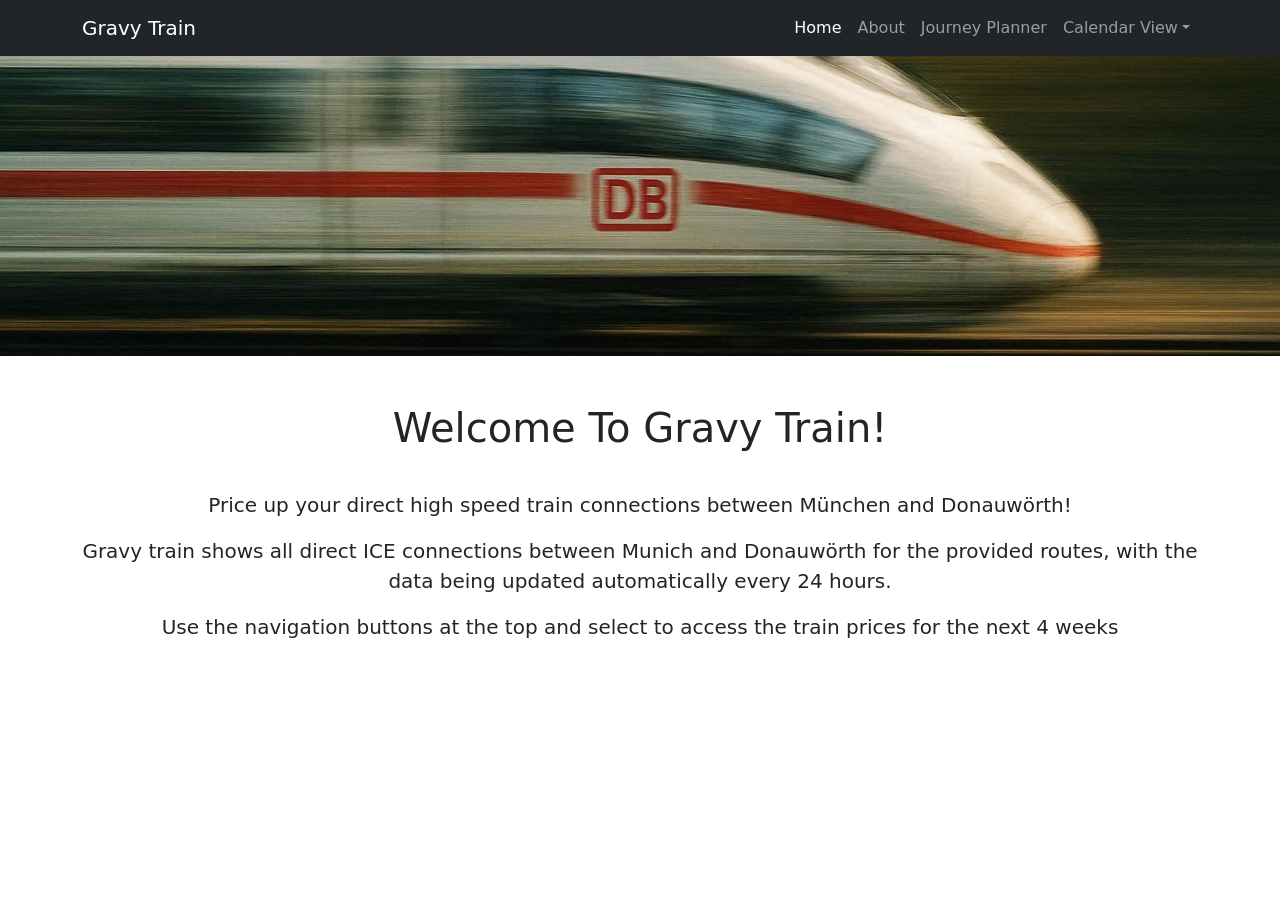
<file: docs/index.html>
<!DOCTYPE html>
<html lang="en">
  <head>

    <meta http-equiv="content-type" content="text/html; charset=UTF-8">
    <meta charset="utf-8">
    <meta name="viewport" content="width=device-width, initial-scale=1,
      shrink-to-fit=no">
    <meta name="description" content="">
    <meta name="author" content="">
    <title>Gravy Train Home</title>
    <!-- Favicon-->
    <link rel="icon" type="image/x-icon" href="assets/favicon.ico">
    <!-- Core theme CSS (includes Bootstrap)-->
    <link href="css/styles.css" rel="stylesheet">
  </head>
  <body>
    <!-- Responsive navbar-->
    <nav class="navbar navbar-expand-lg navbar-dark bg-dark">
      <div class="container"> <a class="navbar-brand" href="index.html">Gravy
          Train</a> <button class="navbar-toggler" type="button"
          data-bs-toggle="collapse"
          data-bs-target="#navbarSupportedContent"
          aria-controls="navbarSupportedContent" aria-expanded="false"
          aria-label="Toggle navigation"><span
            class="navbar-toggler-icon"></span></button>
        <div class="collapse navbar-collapse"
          id="navbarSupportedContent">
          <ul class="navbar-nav ms-auto mb-2 mb-lg-0">
            <li class="nav-item"><a class="nav-link active"
                aria-current="page" href="index.html">Home</a></li>
            <li class="nav-item"><a class="nav-link" href="about.html">About <br>
              </a></li>
            <li class="nav-item"><a class="nav-link" href="planner.html">Journey Planner <br>
              </a></li>
            <li class="nav-item dropdown"> <a class="nav-link
                dropdown-toggle" id="navbarDropdown" href="#"
                role="button" data-bs-toggle="dropdown"
                aria-expanded="false">Calendar View</a>
              <ul class="dropdown-menu dropdown-menu-end"
                aria-labelledby="navbarDropdown">
                <li><a class="dropdown-item" href="Routes/hbf-don.html">München Hbf -> Donauwörth</a></li>
                <li><a class="dropdown-item" href="Routes/pasing-don.html">München Pasing -> Donauwörth</a></li>
                <li><a class="dropdown-item" href="Routes/don-hbf.html">Donauwörth -> München Hbf</a></li>
                <li><a class="dropdown-item" href="Routes/don-pasing.html">Donauwörth -> München Pasing</a></li>
              </ul>
            </li>
          </ul>
        </div>
      </div>
    </nav>
    <!-- Banner -->
      <div class="hero-banner">
      <div class="hero-text">
      <!-- Optional text over the image -->
      <!-- <h1>Welcome To Gravy Train</h1> -->
  </div>
</div>

    <!-- Page content-->
    <div class="container">
      <div class="text-center mt-5">
        <h1>Welcome To Gravy Train!<br>
        </h1>
        <p class="lead"><br>
          Price up your direct high speed train connections between
          München and Donauwörth!<br>
        </p>
        <p class="lead">Gravy train shows all direct ICE connections between Munich and Donauwörth for the provided routes,
          with the data being updated automatically every 24 hours.<br>
        </p>
        <p class="lead">Use the navigation buttons at the top and select to access the train
          prices for the next 4 weeks<br>
        </p>
      </div>
    </div>
    <!-- Bootstrap core JS-->
    <script src="https://cdn.jsdelivr.net/npm/bootstrap@5.2.3/dist/js/bootstrap.bundle.min.js"></script>
    <!-- Core theme JS-->
    <script src="js/scripts.js"></script>
  </body>
</html>
</file>
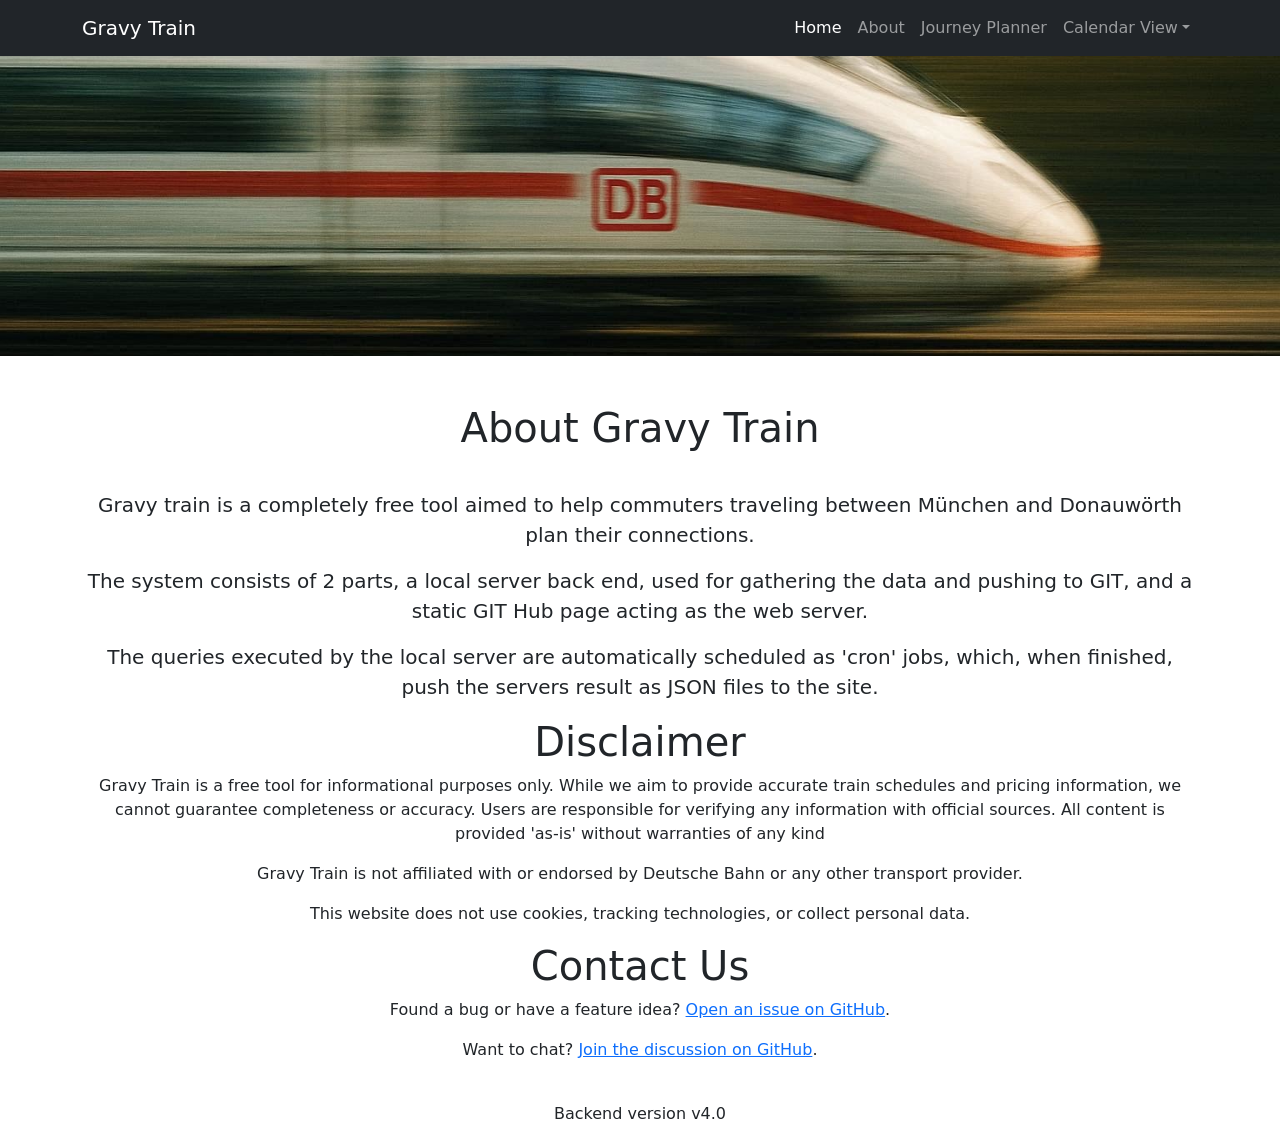
<file: docs/about.html>
<!DOCTYPE html>
<html lang="en">
  <head>

    <meta http-equiv="content-type" content="text/html; charset=UTF-8">
    <meta charset="utf-8">
    <meta name="viewport" content="width=device-width, initial-scale=1,
      shrink-to-fit=no">
    <meta name="description" content="">
    <meta name="author" content="">
    <title>About Gravy Train</title>
    <!-- Favicon-->
    <link rel="icon" type="image/x-icon" href="assets/favicon.ico">
    <!-- Core theme CSS (includes Bootstrap)-->
    <link href="css/styles.css" rel="stylesheet">
  </head>
  <body>
    <!-- Responsive navbar-->
    <nav class="navbar navbar-expand-lg navbar-dark bg-dark">
      <div class="container"> <a class="navbar-brand" href="index.html">Gravy
          Train</a> <button class="navbar-toggler" type="button"
          data-bs-toggle="collapse"
          data-bs-target="#navbarSupportedContent"
          aria-controls="navbarSupportedContent" aria-expanded="false"
          aria-label="Toggle navigation"><span
            class="navbar-toggler-icon"></span></button>
        <div class="collapse navbar-collapse"
          id="navbarSupportedContent">
          <ul class="navbar-nav ms-auto mb-2 mb-lg-0">
            <li class="nav-item"><a class="nav-link active"
                aria-current="page" href="index.html">Home</a></li>
            <li class="nav-item"><a class="nav-link" href="about.html">About <br>
              </a></li>
            <li class="nav-item"><a class="nav-link" href="planner.html">Journey Planner <br>
              </a></li>
            <li class="nav-item dropdown"> <a class="nav-link
                dropdown-toggle" id="navbarDropdown" href="#"
                role="button" data-bs-toggle="dropdown"
                aria-expanded="false">Calendar View</a>
              <ul class="dropdown-menu dropdown-menu-end"
                aria-labelledby="navbarDropdown">
                <li><a class="dropdown-item" href="Routes/hbf-don.html">München Hbf -> Donauwörth</a></li>
                <li><a class="dropdown-item" href="Routes/pasing-don.html">München Pasing -> Donauwörth</a></li>
                <li><a class="dropdown-item" href="Routes/don-hbf.html">Donauwörth -> München Hbf</a></li>
                <li><a class="dropdown-item" href="Routes/don-pasing.html">Donauwörth -> München Pasing</a></li>
              </ul>
            </li>
          </ul>
        </div>
      </div>
    </nav>
    <!-- Banner -->
      <div class="hero-banner">
      <div class="hero-text">
      <!-- Optional text over the image -->
      <!-- <h1>Welcome To Gravy Train</h1> -->
  </div>
</div>

    <!-- Page content-->
    <div class="container">
      <div class="text-center mt-5">
        <h1>About Gravy Train<br>
        </h1>
        <p class="lead"><br>
          Gravy train is a completely free tool aimed to help commuters traveling between München and Donauwörth plan their connections.<br>
        </p>
        <p class="lead">The system consists of 2 parts, a local server back end, used for gathering the data and pushing to GIT, and a static 
          GIT Hub page acting as the web server.<br>
        <p class="lead">The queries executed by the local server are automatically scheduled as 'cron' jobs, which, when finished, 
          push the servers result as JSON files to the site.<br>
        </p>
        <h1>Disclaimer<br>
        </h1>
        <p>Gravy Train is a free tool for informational purposes only. 
          While we aim to provide accurate train schedules and pricing information, we cannot guarantee completeness or accuracy. 
          Users are responsible for verifying any information with official sources. 
          All content is provided 'as-is' without warranties of any kind<br>
        </p>
        <p>Gravy Train is not affiliated with or endorsed by Deutsche Bahn or any other transport provider.<br>
        </p>
        <p>This website does not use cookies, tracking technologies, or collect personal data.<br>
        </p>
        <h1>Contact Us<br>
        </h1>
        <p> Found a bug or have a feature idea? 
        <a href="https://github.com/danwhitehead90/Gravy-Train/issues" target="_blank"> Open an issue on GitHub</a>.
        </p>
        <p> Want to chat? 
        <a href="https://github.com/danwhitehead90/Gravy-Train/discussions" target="_blank"> Join the discussion on GitHub</a>.
        </p>
        
        <p><br>
          Backend version v4.0<br>
        </p>
      </div>
    </div>
    <!-- Bootstrap core JS-->
    <script src="https://cdn.jsdelivr.net/npm/bootstrap@5.2.3/dist/js/bootstrap.bundle.min.js"></script>
    <!-- Core theme JS-->
    <script src="js/scripts.js"></script>
  </body>
</html>
</file>
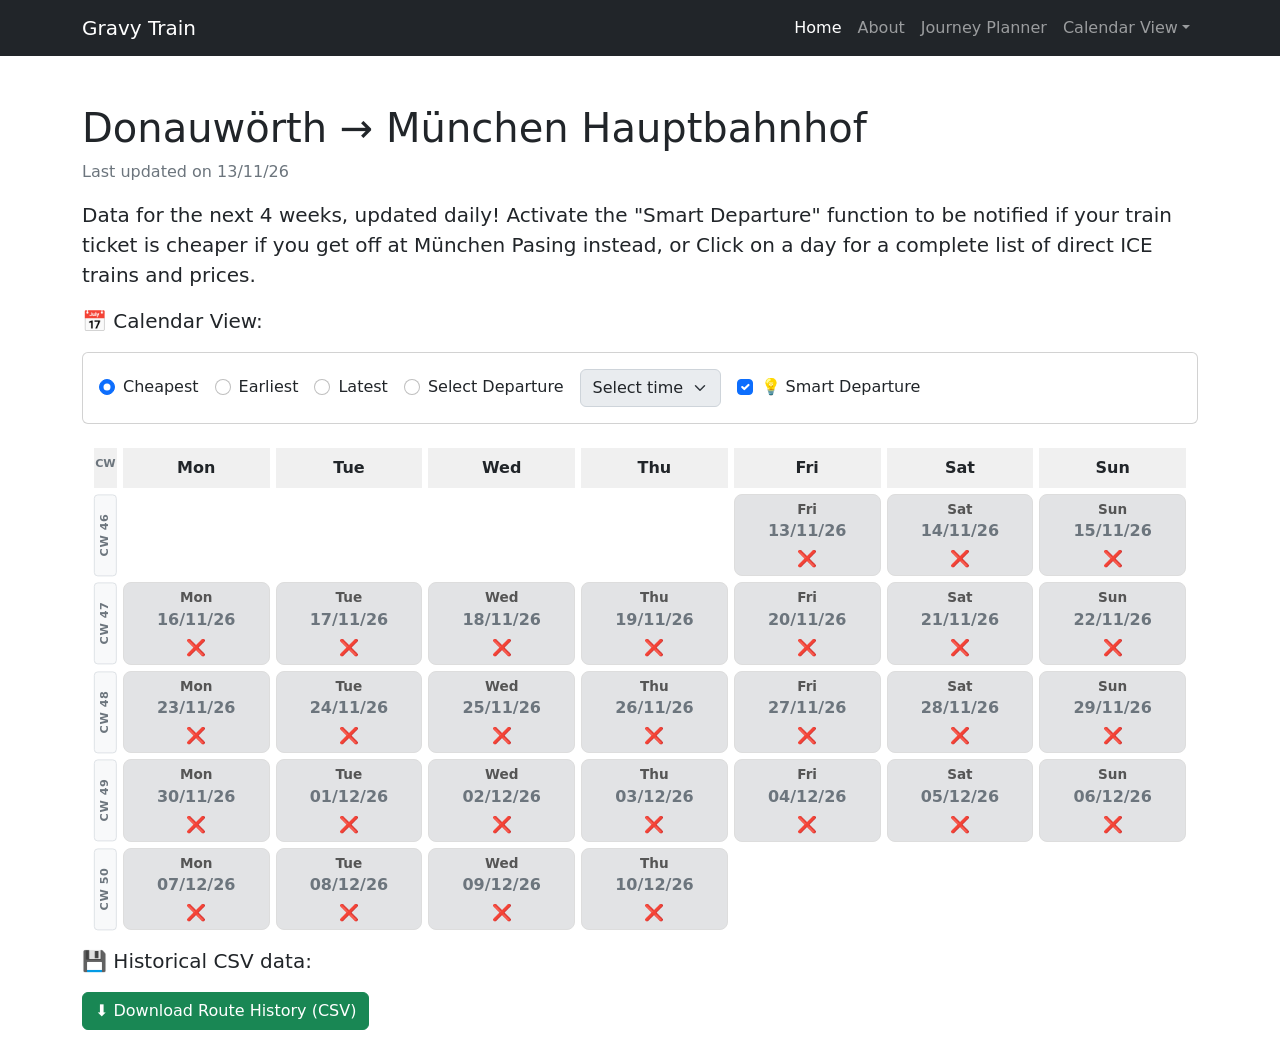
<file: docs/Routes/don-hbf.html>
<!DOCTYPE html>
<html lang="en">

<head>
  <meta http-equiv="content-type" content="text/html; charset=UTF-8">
  <meta charset="utf-8">
  <meta name="viewport" content="width=device-width, initial-scale=1,
      shrink-to-fit=no">
  <meta name="description" content="">
  <meta name="author" content="">
  <title>Donauwörth -> München Hauptbahnhof</title>
  <!-- Favicon-->
  <link rel="icon" type="image/x-icon" href="../assets/favicon.ico">
  <!-- Core theme CSS (includes Bootstrap)-->
  <link href="../css/styles.css" rel="stylesheet">
  <style>
    /* Override grid to 8 columns: CW label + 7 days */
    .calendar-grid {
      display: grid;
      grid-template-columns: auto repeat(7, 1fr);
      gap: 6px;
    }
    .cw-label {
      display: flex;
      align-items: center;
      justify-content: center;
      font-size: 0.7rem;
      font-weight: 600;
      color: #6c757d;
      writing-mode: vertical-rl;
      text-orientation: mixed;
      transform: rotate(180deg);
      padding: 4px 2px;
      background: #f8f9fa;
      border-radius: 4px;
      border: 1px solid #dee2e6;
      letter-spacing: 0.05em;
    }
    .cw-header {
      font-size: 0.7rem;
      color: #6c757d;
    }
  </style>
</head>

<body>

  <!-- Responsive navbar-->
  <nav class="navbar navbar-expand-lg navbar-dark bg-dark">
    <div class="container"> <a class="navbar-brand" href="../index.html">Gravy
        Train</a> <button class="navbar-toggler" type="button" data-bs-toggle="collapse"
        data-bs-target="#navbarSupportedContent" aria-controls="navbarSupportedContent" aria-expanded="false"
        aria-label="Toggle navigation"><span class="navbar-toggler-icon"></span></button>
      <div class="collapse navbar-collapse" id="navbarSupportedContent">
        <ul class="navbar-nav ms-auto mb-2 mb-lg-0">
          <li class="nav-item"><a class="nav-link active" aria-current="page" href="../index.html">Home</a></li>
          <li class="nav-item"><a class="nav-link" href="../about.html">About <br>
            </a></li>
          <li class="nav-item"><a class="nav-link" href="../planner.html">Journey Planner <br>
            </a></li>
          <li class="nav-item dropdown"> <a class="nav-link
                dropdown-toggle" id="navbarDropdown" href="../index.html" role="button" data-bs-toggle="dropdown"
              aria-expanded="false">Calendar View</a>
            <ul class="dropdown-menu dropdown-menu-end" aria-labelledby="navbarDropdown">
              <li><a class="dropdown-item" href="../Routes/hbf-don.html">München Hbf -> Donauwörth</a></li>
              <li><a class="dropdown-item" href="../Routes/pasing-don.html">München Pasing -> Donauwörth</a></li>
              <li><a class="dropdown-item" href="../Routes/don-hbf.html">Donauwörth -> München Hbf</a></li>
              <li><a class="dropdown-item" href="../Routes/don-pasing.html">Donauwörth -> München Pasing</a></li>
            </ul>
          </li>
        </ul>
      </div>
    </div>
  </nav>


  <div class="container mt-5">

    <h1>Donauwörth → München Hauptbahnhof</h1>

    <p class="text-muted" id="updatedOn"></p>

    <p class="lead">
      Data for the next 4 weeks, updated daily! Activate the "Smart Departure" function
      to be notified if your train ticket is cheaper if you get off at München Pasing instead,
      or Click on a day for a complete list of direct ICE trains and prices.
    </p>

    <p class="lead">
      📅 Calendar View:
    </p>

    <!-- FILTER CONTROLS -->

    <div class="card p-3 mb-4">

      <div class="row g-3 align-items-center">

        <div class="col-auto">
          <div class="form-check">
            <input class="form-check-input filter-option" type="radio" name="mode" value="cheapest" checked>
            <label class="form-check-label">Cheapest</label>
          </div>
        </div>

        <div class="col-auto">
          <div class="form-check">
            <input class="form-check-input filter-option" type="radio" name="mode" value="earliest">
            <label class="form-check-label">Earliest</label>
          </div>
        </div>

        <div class="col-auto">
          <div class="form-check">
            <input class="form-check-input filter-option" type="radio" name="mode" value="latest">
            <label class="form-check-label">Latest</label>
          </div>
        </div>

        <div class="col-auto">
          <div class="form-check">
            <input class="form-check-input filter-option" type="radio" name="mode" value="time">
            <label class="form-check-label">Select Departure</label>
          </div>
        </div>

        <div class="col-auto">
          <select id="departureSelect" class="form-select" disabled>
            <option value="">Select time</option>
          </select>
        </div>

        <div class="col-auto">
          <div class="form-check">
            <input class="form-check-input" type="checkbox" id="smartDeparture" checked>
            <label class="form-check-label" for="smartDeparture">
              💡 Smart Departure
            </label>
          </div>
        </div>

      </div>
    </div>


    <div class="container mt-4">
      <div id="calendar" class="calendar-grid"></div>
    </div>



    <!-- MODAL -->

    <div class="modal fade" id="dayModal" tabindex="-1">
      <div class="modal-dialog modal-lg modal-dialog-centered modal-dialog-scrollable">
        <div class="modal-content">

          <div class="modal-header">
            <h5 class="modal-title" id="modalTitle"></h5>
            <button type="button" class="btn-close" data-bs-dismiss="modal"></button>
          </div>

          <div class="modal-body" id="modalBody"></div>

        </div>
      </div>
    </div>



    <script>

      const JSON_FILE = "../data/donauwoerth_munich_hbf.json";

      const DAYS = ["Mon", "Tue", "Wed", "Thu", "Fri", "Sat", "Sun"];

      let GLOBAL_DATA = null;
      let CURRENT_MODE = "cheapest";
      let SELECTED_TIME = null;

      let ALT_DATA = null;

      // Alternate egress station: same train from Donauwörth, but getting
      // off at München Pasing instead of continuing to the Hauptbahnhof.
      fetch("../data/donauwoerth_pasing.json")
        .then(r => r.json())
        .then(data => {
          ALT_DATA = data;

          if (GLOBAL_DATA) {   // 👈 guard
            renderCalendar(GLOBAL_DATA);
          }
        });

      fetch(JSON_FILE)
        .then(r => r.json())
        .then(data => {
          GLOBAL_DATA = data;
          populateDepartureTimes(data);
          setupFilters();
          renderCalendar(data);
        });



      function priceToNumber(p) {

        if (!p) return NaN;

        const clean = p.toString().replace("€", "").trim();

        if (clean === "X" || clean === "N/A" || clean === "NA" || clean === "–") return NaN;

        return parseFloat(clean);

      }



      function getDayName(dateStr) {
        const days = ["Sun", "Mon", "Tue", "Wed", "Thu", "Fri", "Sat"];
        return days[new Date(dateStr).getDay()];
      }

      function getISOWeek(dateStr) {
        const d = new Date(dateStr);
        const day = d.getDay() || 7;
        d.setDate(d.getDate() + 4 - day);
        const yearStart = new Date(d.getFullYear(), 0, 1);
        return Math.ceil((((d - yearStart) / 86400000) + 1) / 7);
      }

      function toMinutes(t) {
        const [h, m] = t.split(":").map(Number);
        return h * 60 + m;
      }

      // Bug fix: some routes' daily journey lists include a train that
      // actually departs just after midnight (00:00–00:59), which belongs
      // to the *next* calendar day rather than the clicked-on day. Strip
      // those out so a day only shows its own departures.
      function isNextDayBleed(dep) {
        if (!dep) return false;
        const hour = parseInt(dep.split(":")[0], 10);
        return hour === 0;
      }

      function getCleanJourneys(info) {
        if (!info || !info.journeys) return [];
        return info.journeys.filter(j => !isNextDayBleed(j.dep));
      }

      // Match trains departing Donauwörth at (nearly) the same time — i.e.
      // the same physical train, just compared against a different
      // alighting station (Pasing vs Hbf).
      function findSameTrain(currentTrain, altJourneys) {
        const cDep = toMinutes(currentTrain.dep);

        const matches = altJourneys.filter(j => {
          const jDep = toMinutes(j.dep);
          return Math.abs(jDep - cDep) <= 1; // 1 min tolerance
        });

        if (matches.length === 0) return null;

        return matches[0];
      }

      function isSmartEnabled() {
        return document.getElementById("smartDeparture")?.checked;
      }


      function populateDepartureTimes(data) {

        const select = document.getElementById("departureSelect");

        const set = new Set();

        Object.values(data.days).forEach(day => {
          getCleanJourneys(day).forEach(j => {
            if (j.dep) set.add(j.dep);
          });
        });

        [...set].sort().forEach(t => {
          const opt = document.createElement("option");
          opt.value = t;
          opt.textContent = t;
          select.appendChild(opt);
        });

      }



      function setupFilters() {

        document.querySelectorAll(".filter-option").forEach(radio => {

          radio.addEventListener("change", function () {

            CURRENT_MODE = this.value;

            const select = document.getElementById("departureSelect");

            if (CURRENT_MODE === "time") {
              select.disabled = false;
            } else {
              select.disabled = true;
              SELECTED_TIME = null;
              select.value = "";
            }

            renderCalendar(GLOBAL_DATA);

          });

        });

        document.getElementById("smartDeparture")
          .addEventListener("change", () => {
            renderCalendar(GLOBAL_DATA);
          });

        document.getElementById("departureSelect")
          .addEventListener("change", function () {

            SELECTED_TIME = this.value;
            renderCalendar(GLOBAL_DATA);

          });

      }



      function renderCalendar(data) {

        if (data.updated_on) {

          const d = new Date(data.updated_on);

          const formatted =
            String(d.getDate()).padStart(2, "0") + "/" +
            String(d.getMonth() + 1).padStart(2, "0") + "/" +
            String(d.getFullYear()).slice(2);

          document.getElementById("updatedOn").innerText =
            `Last updated on ${formatted}`;

        }



        const calendar = document.getElementById("calendar");

        calendar.innerHTML = "";



        // CW header cell
        const cwHeader = document.createElement("div");
        cwHeader.classList.add("calendar-header", "cw-header");
        cwHeader.innerText = "CW";
        calendar.appendChild(cwHeader);

        DAYS.forEach(d => {
          const header = document.createElement("div");
          header.classList.add("calendar-header");
          header.innerText = d;
          calendar.appendChild(header);
        });



        const dates = Object.keys(data.days).sort();

        const firstDate = new Date(dates[0]);

        let startDay = firstDate.getDay();
        startDay = (startDay === 0 ? 7 : startDay);

        // Add CW label for the first (possibly partial) week
        const cwLabel = document.createElement("div");
        cwLabel.classList.add("cw-label");
        cwLabel.innerText = `CW\u00a0${getISOWeek(dates[0])}`;
        calendar.appendChild(cwLabel);

        for (let i = 1; i < startDay; i++) {
          calendar.appendChild(document.createElement("div"));
        }



        dates.forEach((date, idx) => {

          // Insert a CW label at the start of each new week (Mon), skip first date (already handled)
          if (idx > 0) {
            const dayOfWeek = new Date(date).getDay();
            if (dayOfWeek === 1) {
              const cwLabel = document.createElement("div");
              cwLabel.classList.add("cw-label");
              cwLabel.innerText = `CW\u00a0${getISOWeek(date)}`;
              calendar.appendChild(cwLabel);
            }
          }

          const info = data.days[date];

          const div = document.createElement("div");

          div.classList.add("calendar-day");



          let selectedJourney = null;
          let smartHint = null;

          const validJourneys = getCleanJourneys(info).filter(
            j => !isNaN(priceToNumber(j.price))
          );

          if (validJourneys.length > 0) {

            const sorted = [...validJourneys].sort((a, b) => a.dep.localeCompare(b.dep));

            if (CURRENT_MODE === "cheapest") {

              const cheapest = Math.min(...sorted.map(j => priceToNumber(j.price)));

              selectedJourney = sorted
                .filter(j => priceToNumber(j.price) === cheapest)[0];

            }

            else if (CURRENT_MODE === "earliest") {

              selectedJourney = sorted[0];

            }

            else if (CURRENT_MODE === "latest") {

              selectedJourney = sorted[sorted.length - 1];

            }

            else if (CURRENT_MODE === "time" && SELECTED_TIME) {

              selectedJourney = sorted.find(j => j.dep === SELECTED_TIME);

            }

          }

          // ✅ NOW selectedJourney exists
          if (isSmartEnabled() && ALT_DATA && ALT_DATA.days[date] && selectedJourney) {

            const altJourneys = getCleanJourneys(ALT_DATA.days[date])
              .filter(j => !isNaN(priceToNumber(j.price)));

            const match = findSameTrain(selectedJourney, altJourneys);

            if (match) {

              const altPrice = priceToNumber(match.price);
              const currPrice = priceToNumber(selectedJourney.price);

              if (altPrice < currPrice - 2) {
                smartHint = `💡 Same train cheaper to Pasing (€${altPrice.toFixed(2)})`;
              }
            }
          }


          let priceClass = "price-none";

          if (selectedJourney) {

            const p = priceToNumber(selectedJourney.price);

            if (p < 15) priceClass = "price-cheap";
            else if (p < 25) priceClass = "price-mid";
            else priceClass = "price-high";

          }

          div.classList.add(priceClass);



          const d = new Date(date);

          const formattedDate =
            String(d.getDate()).padStart(2, '0') + '/' +
            String(d.getMonth() + 1).padStart(2, '0') + '/' +
            String(d.getFullYear()).slice(2);



          div.innerHTML = `

<div class="day-name">${getDayName(date)}</div>
<div class="day-date">${formattedDate}</div>

${selectedJourney ? `

<div class="day-price">€${priceToNumber(selectedJourney.price).toFixed(2)}</div>
<div class="day-time">${selectedJourney.dep} → ${selectedJourney.arr}</div>

${smartHint ? `<div class="smart-hint">${smartHint}</div>` : ``}

` : `

<div class="day-price">❌</div>

`}

`;



          div.onclick = () => openModal(date, info);

          calendar.appendChild(div);

        });

      }



      function openModal(date, info) {

        const d = new Date(date);

        const formattedDate =
          String(d.getDate()).padStart(2, '0') + '/' +
          String(d.getMonth() + 1).padStart(2, '0') + '/' +
          String(d.getFullYear()).slice(2);

        document.getElementById("modalTitle").innerText = formattedDate;



        const journeys = getCleanJourneys(info);

        if (journeys.length === 0) {

          document.getElementById("modalBody").innerHTML = "<p>No trains found.</p>";

        }

        else {

          document.getElementById("modalBody").innerHTML = `

<table class="table">

<thead>
<tr>
<th>Departure</th>
<th>Arrival</th>
<th>Train</th>
<th>Price</th>
<th>Buy Ticket</th>
</tr>
</thead>

<tbody>

${journeys.map(j => `

<tr>
<td>${j.dep}</td>
<td>${j.arr}</td>
<td>${j.train_type ?? "—"}</td>
<td>${j.price}</td>
<td>${j.query_url ? `<a href="${j.query_url}" target="_blank">View</a>` : "—"}</td>
</tr>

`).join("")}

</tbody>
</table>

`;

        }



        new bootstrap.Modal(document.getElementById("dayModal")).show();

      }

    </script>

    <p>
    </p>
    <p>
    </p>

    <p class="lead">
      💾 Historical CSV data:
    </p>

    <a href="../data/donauwoerth_munich_hbf.csv" class="btn btn-success" download>
      ⬇ Download Route History (CSV)
    </a>

    <p>
    </p>
    <p>
    </p>

    <script src="https://cdn.jsdelivr.net/npm/bootstrap@5.2.3/dist/js/bootstrap.bundle.min.js"></script>

</body>

</html>
</file>
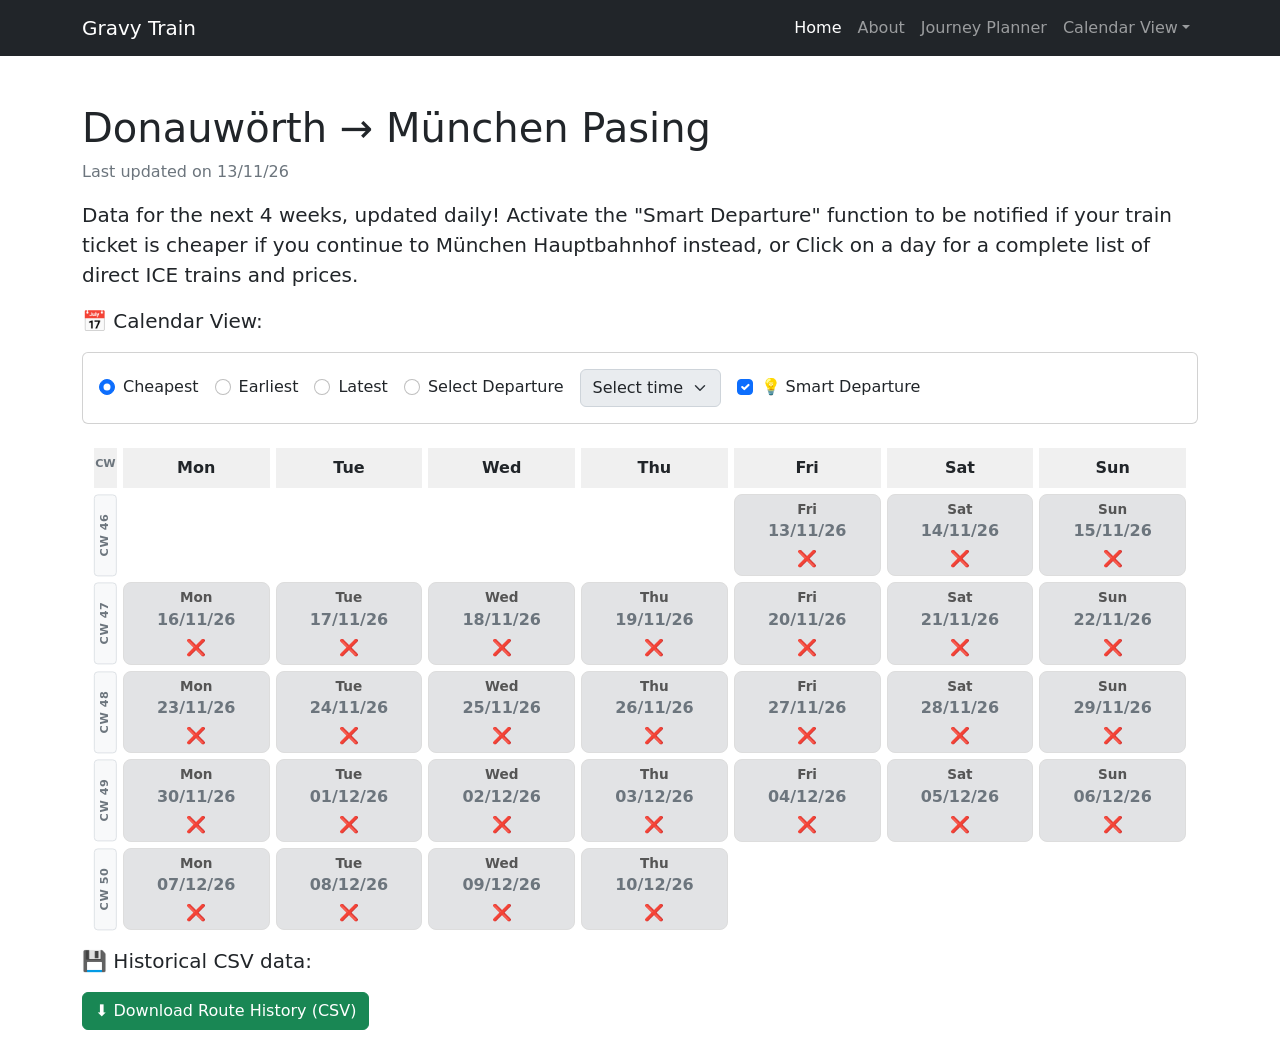
<file: docs/Routes/don-pasing.html>
<!DOCTYPE html>
<html lang="en">

<head>
  <meta http-equiv="content-type" content="text/html; charset=UTF-8">
  <meta charset="utf-8">
  <meta name="viewport" content="width=device-width, initial-scale=1,
      shrink-to-fit=no">
  <meta name="description" content="">
  <meta name="author" content="">
  <title>Donauwörth -> München Pasing</title>
  <!-- Favicon-->
  <link rel="icon" type="image/x-icon" href="../assets/favicon.ico">
  <!-- Core theme CSS (includes Bootstrap)-->
  <link href="../css/styles.css" rel="stylesheet">
  <style>
    /* Override grid to 8 columns: CW label + 7 days */
    .calendar-grid {
      display: grid;
      grid-template-columns: auto repeat(7, 1fr);
      gap: 6px;
    }
    .cw-label {
      display: flex;
      align-items: center;
      justify-content: center;
      font-size: 0.7rem;
      font-weight: 600;
      color: #6c757d;
      writing-mode: vertical-rl;
      text-orientation: mixed;
      transform: rotate(180deg);
      padding: 4px 2px;
      background: #f8f9fa;
      border-radius: 4px;
      border: 1px solid #dee2e6;
      letter-spacing: 0.05em;
    }
    .cw-header {
      font-size: 0.7rem;
      color: #6c757d;
    }
  </style>
</head>

<body>

  <!-- Responsive navbar-->
  <nav class="navbar navbar-expand-lg navbar-dark bg-dark">
    <div class="container"> <a class="navbar-brand" href="../index.html">Gravy
        Train</a> <button class="navbar-toggler" type="button" data-bs-toggle="collapse"
        data-bs-target="#navbarSupportedContent" aria-controls="navbarSupportedContent" aria-expanded="false"
        aria-label="Toggle navigation"><span class="navbar-toggler-icon"></span></button>
      <div class="collapse navbar-collapse" id="navbarSupportedContent">
        <ul class="navbar-nav ms-auto mb-2 mb-lg-0">
          <li class="nav-item"><a class="nav-link active" aria-current="page" href="../index.html">Home</a></li>
          <li class="nav-item"><a class="nav-link" href="../about.html">About <br>
            </a></li>
          <li class="nav-item"><a class="nav-link" href="../planner.html">Journey Planner <br>
            </a></li>
          <li class="nav-item dropdown"> <a class="nav-link
                dropdown-toggle" id="navbarDropdown" href="../index.html" role="button" data-bs-toggle="dropdown"
              aria-expanded="false">Calendar View</a>
            <ul class="dropdown-menu dropdown-menu-end" aria-labelledby="navbarDropdown">
              <li><a class="dropdown-item" href="../Routes/hbf-don.html">München Hbf -> Donauwörth</a></li>
              <li><a class="dropdown-item" href="../Routes/pasing-don.html">München Pasing -> Donauwörth</a></li>
              <li><a class="dropdown-item" href="../Routes/don-hbf.html">Donauwörth -> München Hbf</a></li>
              <li><a class="dropdown-item" href="../Routes/don-pasing.html">Donauwörth -> München Pasing</a></li>
            </ul>
          </li>
        </ul>
      </div>
    </div>
  </nav>


  <div class="container mt-5">

    <h1>Donauwörth → München Pasing</h1>

    <p class="text-muted" id="updatedOn"></p>

    <p class="lead">
      Data for the next 4 weeks, updated daily! Activate the "Smart Departure" function
      to be notified if your train ticket is cheaper if you continue to München Hauptbahnhof instead,
      or Click on a day for a complete list of direct ICE trains and prices.
    </p>

    <p class="lead">
      📅 Calendar View:
    </p>

     <!-- FILTER CONTROLS -->

    <div class="card p-3 mb-4">

      <div class="row g-3 align-items-center">

        <div class="col-auto">
          <div class="form-check">
            <input class="form-check-input filter-option" type="radio" name="mode" value="cheapest" checked>
            <label class="form-check-label">Cheapest</label>
          </div>
        </div>

        <div class="col-auto">
          <div class="form-check">
            <input class="form-check-input filter-option" type="radio" name="mode" value="earliest">
            <label class="form-check-label">Earliest</label>
          </div>
        </div>

        <div class="col-auto">
          <div class="form-check">
            <input class="form-check-input filter-option" type="radio" name="mode" value="latest">
            <label class="form-check-label">Latest</label>
          </div>
        </div>

        <div class="col-auto">
          <div class="form-check">
            <input class="form-check-input filter-option" type="radio" name="mode" value="time">
            <label class="form-check-label">Select Departure</label>
          </div>
        </div>

        <div class="col-auto">
          <select id="departureSelect" class="form-select" disabled>
            <option value="">Select time</option>
          </select>
        </div>

        <div class="col-auto">
          <div class="form-check">
            <input class="form-check-input" type="checkbox" id="smartDeparture" checked>
            <label class="form-check-label" for="smartDeparture">
              💡 Smart Departure
            </label>
          </div>
        </div>

      </div>
    </div>


    <div class="container mt-4">
      <div id="calendar" class="calendar-grid"></div>
    </div>



    <!-- MODAL -->

    <div class="modal fade" id="dayModal" tabindex="-1">
      <div class="modal-dialog modal-lg modal-dialog-centered modal-dialog-scrollable">
        <div class="modal-content">

          <div class="modal-header">
            <h5 class="modal-title" id="modalTitle"></h5>
            <button type="button" class="btn-close" data-bs-dismiss="modal"></button>
          </div>

          <div class="modal-body" id="modalBody"></div>

        </div>
      </div>
    </div>



    <script>

      const JSON_FILE = "../data/donauwoerth_pasing.json";

      const DAYS = ["Mon", "Tue", "Wed", "Thu", "Fri", "Sat", "Sun"];

      let GLOBAL_DATA = null;
      let CURRENT_MODE = "cheapest";
      let SELECTED_TIME = null;

      let ALT_DATA = null;

      // Alternate egress station: same train from Donauwörth, but
      // continuing on to the Hauptbahnhof instead of getting off at Pasing.
      fetch("../data/donauwoerth_munich_hbf.json")
        .then(r => r.json())
        .then(data => {
          ALT_DATA = data;

          if (GLOBAL_DATA) {   // 👈 guard
            renderCalendar(GLOBAL_DATA);
          }
        });

      fetch(JSON_FILE)
        .then(r => r.json())
        .then(data => {
          GLOBAL_DATA = data;
          populateDepartureTimes(data);
          setupFilters();
          renderCalendar(data);
        });



      function priceToNumber(p) {

        if (!p) return NaN;

        const clean = p.toString().replace("€", "").trim();

        if (clean === "X" || clean === "N/A" || clean === "NA" || clean === "–") return NaN;

        return parseFloat(clean);

      }



      function getDayName(dateStr) {
        const days = ["Sun", "Mon", "Tue", "Wed", "Thu", "Fri", "Sat"];
        return days[new Date(dateStr).getDay()];
      }

      function getISOWeek(dateStr) {
        const d = new Date(dateStr);
        const day = d.getDay() || 7;
        d.setDate(d.getDate() + 4 - day);
        const yearStart = new Date(d.getFullYear(), 0, 1);
        return Math.ceil((((d - yearStart) / 86400000) + 1) / 7);
      }

      function toMinutes(t) {
        const [h, m] = t.split(":").map(Number);
        return h * 60 + m;
      }

      // Bug fix: some routes' daily journey lists include a train that
      // actually departs just after midnight (00:00–00:59), which belongs
      // to the *next* calendar day rather than the clicked-on day. Strip
      // those out so a day only shows its own departures.
      function isNextDayBleed(dep) {
        if (!dep) return false;
        const hour = parseInt(dep.split(":")[0], 10);
        return hour === 0;
      }

      function getCleanJourneys(info) {
        if (!info || !info.journeys) return [];
        return info.journeys.filter(j => !isNextDayBleed(j.dep));
      }

      // Match trains departing Donauwörth at (nearly) the same time — i.e.
      // the same physical train, just compared against a different
      // alighting station (Hbf vs Pasing).
      function findSameTrain(currentTrain, altJourneys) {
        const cDep = toMinutes(currentTrain.dep);

        const matches = altJourneys.filter(j => {
          const jDep = toMinutes(j.dep);
          return Math.abs(jDep - cDep) <= 1; // 1 min tolerance
        });

        if (matches.length === 0) return null;

        return matches[0];
      }

      function isSmartEnabled() {
        return document.getElementById("smartDeparture")?.checked;
      }


      function populateDepartureTimes(data) {

        const select = document.getElementById("departureSelect");

        const set = new Set();

        Object.values(data.days).forEach(day => {
          getCleanJourneys(day).forEach(j => {
            if (j.dep) set.add(j.dep);
          });
        });

        [...set].sort().forEach(t => {
          const opt = document.createElement("option");
          opt.value = t;
          opt.textContent = t;
          select.appendChild(opt);
        });

      }



      function setupFilters() {

        document.querySelectorAll(".filter-option").forEach(radio => {

          radio.addEventListener("change", function () {

            CURRENT_MODE = this.value;

            const select = document.getElementById("departureSelect");

            if (CURRENT_MODE === "time") {
              select.disabled = false;
            } else {
              select.disabled = true;
              SELECTED_TIME = null;
              select.value = "";
            }

            renderCalendar(GLOBAL_DATA);

          });

        });

        document.getElementById("smartDeparture")
          .addEventListener("change", () => {
            renderCalendar(GLOBAL_DATA);
          });

        document.getElementById("departureSelect")
          .addEventListener("change", function () {

            SELECTED_TIME = this.value;
            renderCalendar(GLOBAL_DATA);

          });

      }



      function renderCalendar(data) {

        if (data.updated_on) {

          const d = new Date(data.updated_on);

          const formatted =
            String(d.getDate()).padStart(2, "0") + "/" +
            String(d.getMonth() + 1).padStart(2, "0") + "/" +
            String(d.getFullYear()).slice(2);

          document.getElementById("updatedOn").innerText =
            `Last updated on ${formatted}`;

        }



        const calendar = document.getElementById("calendar");

        calendar.innerHTML = "";



        // CW header cell
        const cwHeader = document.createElement("div");
        cwHeader.classList.add("calendar-header", "cw-header");
        cwHeader.innerText = "CW";
        calendar.appendChild(cwHeader);

        DAYS.forEach(d => {
          const header = document.createElement("div");
          header.classList.add("calendar-header");
          header.innerText = d;
          calendar.appendChild(header);
        });



        const dates = Object.keys(data.days).sort();

        const firstDate = new Date(dates[0]);

        let startDay = firstDate.getDay();
        startDay = (startDay === 0 ? 7 : startDay);

        // Add CW label for the first (possibly partial) week
        const cwLabel = document.createElement("div");
        cwLabel.classList.add("cw-label");
        cwLabel.innerText = `CW\u00a0${getISOWeek(dates[0])}`;
        calendar.appendChild(cwLabel);

        for (let i = 1; i < startDay; i++) {
          calendar.appendChild(document.createElement("div"));
        }



        dates.forEach((date, idx) => {

          // Insert a CW label at the start of each new week (Mon), skip first date (already handled)
          if (idx > 0) {
            const dayOfWeek = new Date(date).getDay();
            if (dayOfWeek === 1) {
              const cwLabel = document.createElement("div");
              cwLabel.classList.add("cw-label");
              cwLabel.innerText = `CW\u00a0${getISOWeek(date)}`;
              calendar.appendChild(cwLabel);
            }
          }


          const info = data.days[date];

          const div = document.createElement("div");

          div.classList.add("calendar-day");



          let selectedJourney = null;
          let smartHint = null;

          const validJourneys = getCleanJourneys(info).filter(
            j => !isNaN(priceToNumber(j.price))
          );

          if (validJourneys.length > 0) {

            const sorted = [...validJourneys].sort((a, b) => a.dep.localeCompare(b.dep));

            if (CURRENT_MODE === "cheapest") {

              const cheapest = Math.min(...sorted.map(j => priceToNumber(j.price)));

              selectedJourney = sorted
                .filter(j => priceToNumber(j.price) === cheapest)[0];

            }

            else if (CURRENT_MODE === "earliest") {

              selectedJourney = sorted[0];

            }

            else if (CURRENT_MODE === "latest") {

              selectedJourney = sorted[sorted.length - 1];

            }

            else if (CURRENT_MODE === "time" && SELECTED_TIME) {

              selectedJourney = sorted.find(j => j.dep === SELECTED_TIME);

            }

          }

          // ✅ NOW selectedJourney exists
          if (isSmartEnabled() && ALT_DATA && ALT_DATA.days[date] && selectedJourney) {

            const altJourneys = getCleanJourneys(ALT_DATA.days[date])
              .filter(j => !isNaN(priceToNumber(j.price)));

            const match = findSameTrain(selectedJourney, altJourneys);

            if (match) {

              const altPrice = priceToNumber(match.price);
              const currPrice = priceToNumber(selectedJourney.price);

              if (altPrice < currPrice - 2) {
                smartHint = `💡 Same train cheaper to Hbf (€${altPrice.toFixed(2)})`;
              }
            }
          }


          let priceClass = "price-none";

          if (selectedJourney) {

            const p = priceToNumber(selectedJourney.price);

            if (p < 15) priceClass = "price-cheap";
            else if (p < 25) priceClass = "price-mid";
            else priceClass = "price-high";

          }

          div.classList.add(priceClass);



          const d = new Date(date);

          const formattedDate =
            String(d.getDate()).padStart(2, '0') + '/' +
            String(d.getMonth() + 1).padStart(2, '0') + '/' +
            String(d.getFullYear()).slice(2);



          div.innerHTML = `

<div class="day-name">${getDayName(date)}</div>
<div class="day-date">${formattedDate}</div>

${selectedJourney ? `

<div class="day-price">€${priceToNumber(selectedJourney.price).toFixed(2)}</div>
<div class="day-time">${selectedJourney.dep} → ${selectedJourney.arr}</div>

${smartHint ? `<div class="smart-hint">${smartHint}</div>` : ``}

` : `

<div class="day-price">❌</div>

`}

`;



          div.onclick = () => openModal(date, info);

          calendar.appendChild(div);

        });

      }



      function openModal(date, info) {

        const d = new Date(date);

        const formattedDate =
          String(d.getDate()).padStart(2, '0') + '/' +
          String(d.getMonth() + 1).padStart(2, '0') + '/' +
          String(d.getFullYear()).slice(2);

        document.getElementById("modalTitle").innerText = formattedDate;



        const journeys = getCleanJourneys(info);

        if (journeys.length === 0) {

          document.getElementById("modalBody").innerHTML = "<p>No trains found.</p>";

        }

        else {

          document.getElementById("modalBody").innerHTML = `

<table class="table">

<thead>
<tr>
<th>Departure</th>
<th>Arrival</th>
<th>Train</th>
<th>Price</th>
<th>Buy Ticket</th>
</tr>
</thead>

<tbody>

${journeys.map(j => `

<tr>
<td>${j.dep}</td>
<td>${j.arr}</td>
<td>${j.train_type ?? "—"}</td>
<td>${j.price}</td>
<td>${j.query_url ? `<a href="${j.query_url}" target="_blank">View</a>` : "—"}</td>
</tr>

`).join("")}

</tbody>
</table>

`;

        }



        new bootstrap.Modal(document.getElementById("dayModal")).show();

      }

    </script>

    <p>
    </p>
    <p>
    </p>

    <p class="lead">
      💾 Historical CSV data:
    </p>

    <a href="../data/donauwoerth_pasing.csv" class="btn btn-success" download>
      ⬇ Download Route History (CSV)
    </a>

    <p>
    </p>
    <p>
    </p>

    <script src="https://cdn.jsdelivr.net/npm/bootstrap@5.2.3/dist/js/bootstrap.bundle.min.js"></script>

</body>

</html>
</file>
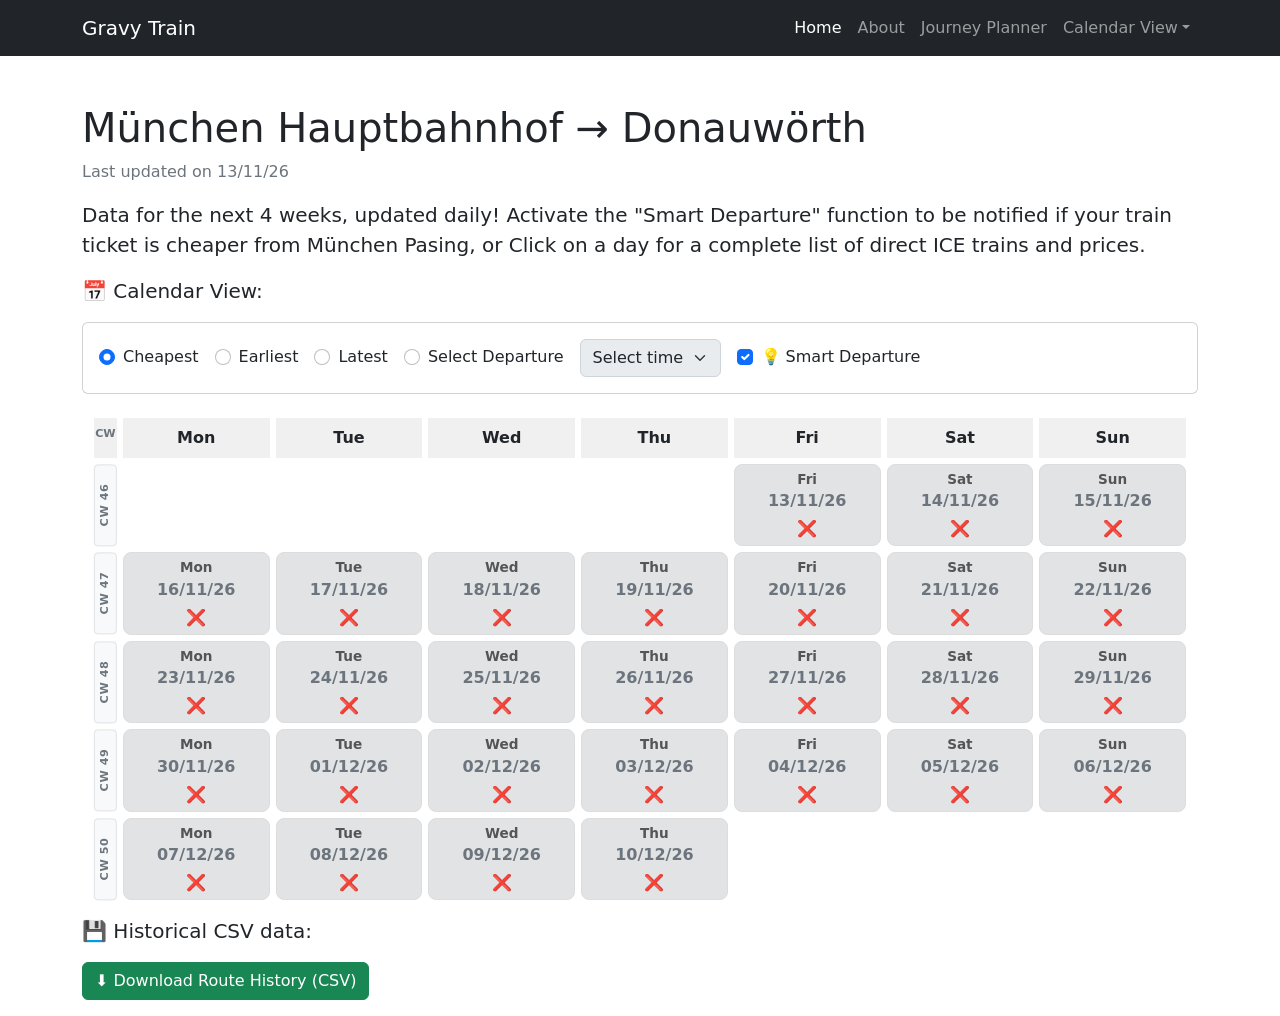
<file: docs/Routes/hbf-don.html>
<!DOCTYPE html>
<html lang="en">

<head>
  <meta http-equiv="content-type" content="text/html; charset=UTF-8">
  <meta charset="utf-8">
  <meta name="viewport" content="width=device-width, initial-scale=1,
      shrink-to-fit=no">
  <meta name="description" content="">
  <meta name="author" content="">
  <title>München Hauptbahnhof -> Donauwörth</title>
  <!-- Favicon-->
  <link rel="icon" type="image/x-icon" href="../assets/favicon.ico">
  <!-- Core theme CSS (includes Bootstrap)-->
  <link href="../css/styles.css" rel="stylesheet">
  <style>
    /* Override grid to 8 columns: CW label + 7 days */
    .calendar-grid {
      display: grid;
      grid-template-columns: auto repeat(7, 1fr);
      gap: 6px;
    }
    .cw-label {
      display: flex;
      align-items: center;
      justify-content: center;
      font-size: 0.7rem;
      font-weight: 600;
      color: #6c757d;
      writing-mode: vertical-rl;
      text-orientation: mixed;
      transform: rotate(180deg);
      padding: 4px 2px;
      background: #f8f9fa;
      border-radius: 4px;
      border: 1px solid #dee2e6;
      letter-spacing: 0.05em;
    }
    .cw-header {
      font-size: 0.7rem;
      color: #6c757d;
    }
  </style>
</head>

<body>

  <!-- Responsive navbar-->
  <nav class="navbar navbar-expand-lg navbar-dark bg-dark">
    <div class="container"> <a class="navbar-brand" href="../index.html">Gravy
        Train</a> <button class="navbar-toggler" type="button" data-bs-toggle="collapse"
        data-bs-target="#navbarSupportedContent" aria-controls="navbarSupportedContent" aria-expanded="false"
        aria-label="Toggle navigation"><span class="navbar-toggler-icon"></span></button>
      <div class="collapse navbar-collapse" id="navbarSupportedContent">
        <ul class="navbar-nav ms-auto mb-2 mb-lg-0">
          <li class="nav-item"><a class="nav-link active" aria-current="page" href="../index.html">Home</a></li>
          <li class="nav-item"><a class="nav-link" href="../about.html">About <br>
            </a></li>
          <li class="nav-item"><a class="nav-link" href="../planner.html">Journey Planner <br>
            </a></li>
          <li class="nav-item dropdown"> <a class="nav-link
                dropdown-toggle" id="navbarDropdown" href="../index.html" role="button" data-bs-toggle="dropdown"
              aria-expanded="false">Calendar View</a>
            <ul class="dropdown-menu dropdown-menu-end" aria-labelledby="navbarDropdown">
              <li><a class="dropdown-item" href="../Routes/hbf-don.html">München Hbf -> Donauwörth</a></li>
              <li><a class="dropdown-item" href="../Routes/pasing-don.html">München Pasing -> Donauwörth</a></li>
              <li><a class="dropdown-item" href="../Routes/don-hbf.html">Donauwörth -> München Hbf</a></li>
              <li><a class="dropdown-item" href="../Routes/don-pasing.html">Donauwörth -> München Pasing</a></li>
            </ul>
          </li>
        </ul>
      </div>
    </div>
  </nav>


  <div class="container mt-5">

    <h1>München Hauptbahnhof → Donauwörth</h1>

    <p class="text-muted" id="updatedOn"></p>

    <p class="lead">
      Data for the next 4 weeks, updated daily! Activate the "Smart Departure" function 
      to be notified if your train ticket is cheaper from München Pasing, 
      or Click on a day for a complete list of direct ICE trains and prices.
    </p>

    <p class="lead">
      📅 Calendar View:
    </p>

    <!-- FILTER CONTROLS -->

    <div class="card p-3 mb-4">

      <div class="row g-3 align-items-center">

        <div class="col-auto">
          <div class="form-check">
            <input class="form-check-input filter-option" type="radio" name="mode" value="cheapest" checked>
            <label class="form-check-label">Cheapest</label>
          </div>
        </div>

        <div class="col-auto">
          <div class="form-check">
            <input class="form-check-input filter-option" type="radio" name="mode" value="earliest">
            <label class="form-check-label">Earliest</label>
          </div>
        </div>

        <div class="col-auto">
          <div class="form-check">
            <input class="form-check-input filter-option" type="radio" name="mode" value="latest">
            <label class="form-check-label">Latest</label>
          </div>
        </div>

        <div class="col-auto">
          <div class="form-check">
            <input class="form-check-input filter-option" type="radio" name="mode" value="time">
            <label class="form-check-label">Select Departure</label>
          </div>
        </div>

        <div class="col-auto">
          <select id="departureSelect" class="form-select" disabled>
            <option value="">Select time</option>
          </select>
        </div>

        <div class="col-auto">
          <div class="form-check">
            <input class="form-check-input" type="checkbox" id="smartDeparture" checked>
            <label class="form-check-label" for="smartDeparture">
              💡 Smart Departure
            </label>
          </div>
        </div>

      </div>
    </div>


    <div class="container mt-4">
      <div id="calendar" class="calendar-grid"></div>
    </div>



    <!-- MODAL -->

    <div class="modal fade" id="dayModal" tabindex="-1">
      <div class="modal-dialog modal-lg modal-dialog-centered modal-dialog-scrollable">
        <div class="modal-content">

          <div class="modal-header">
            <h5 class="modal-title" id="modalTitle"></h5>
            <button type="button" class="btn-close" data-bs-dismiss="modal"></button>
          </div>

          <div class="modal-body" id="modalBody"></div>

        </div>
      </div>
    </div>



    <script>

      const JSON_FILE = "../data/munich_hbf_donauwoerth.json";

      const DAYS = ["Mon", "Tue", "Wed", "Thu", "Fri", "Sat", "Sun"];

      let GLOBAL_DATA = null;
      let CURRENT_MODE = "cheapest";
      let SELECTED_TIME = null;

      let ALT_DATA = null;

      fetch("../data/pasing_donauwoerth.json")
        .then(r => r.json())
        .then(data => {
          ALT_DATA = data;

          if (GLOBAL_DATA) {   // 👈 guard
            renderCalendar(GLOBAL_DATA);
          }
        });

      fetch(JSON_FILE)
        .then(r => r.json())
        .then(data => {
          GLOBAL_DATA = data;
          populateDepartureTimes(data);
          setupFilters();
          renderCalendar(data);
        });



      function priceToNumber(p) {

        if (!p) return NaN;

        const clean = p.toString().replace("€", "").trim();

        if (clean === "X" || clean === "N/A" || clean === "NA" || clean === "–") return NaN;

        return parseFloat(clean);

      }



      function getDayName(dateStr) {
        const days = ["Sun", "Mon", "Tue", "Wed", "Thu", "Fri", "Sat"];
        return days[new Date(dateStr).getDay()];
      }

      function getISOWeek(dateStr) {
        const d = new Date(dateStr);
        const day = d.getDay() || 7;
        d.setDate(d.getDate() + 4 - day);
        const yearStart = new Date(d.getFullYear(), 0, 1);
        return Math.ceil((((d - yearStart) / 86400000) + 1) / 7);
      }

      function toMinutes(t) {
        const [h, m] = t.split(":").map(Number);
        return h * 60 + m;
      }

      // Bug fix: some routes' daily journey lists include a train that
      // actually departs just after midnight (00:00–00:59), which belongs
      // to the *next* calendar day rather than the clicked-on day. Strip
      // those out so a day only shows its own departures.
      function isNextDayBleed(dep) {
        if (!dep) return false;
        const hour = parseInt(dep.split(":")[0], 10);
        return hour === 0;
      }

      function getCleanJourneys(info) {
        if (!info || !info.journeys) return [];
        return info.journeys.filter(j => !isNextDayBleed(j.dep));
      }

      function findSameTrain(pasingTrain, hbfJourneys) {
        const pArr = toMinutes(pasingTrain.arr);

        const matches = hbfJourneys.filter(h => {
          const hArr = toMinutes(h.arr);
          return Math.abs(hArr - pArr) <= 1; // 1 min tolerance
        });

        if (matches.length === 0) return null;

        return matches[0];
      }

      function isSmartEnabled() {
        return document.getElementById("smartDeparture")?.checked;
      }


      function populateDepartureTimes(data) {

        const select = document.getElementById("departureSelect");

        const set = new Set();

        Object.values(data.days).forEach(day => {
          getCleanJourneys(day).forEach(j => {
            if (j.dep) set.add(j.dep);
          });
        });

        [...set].sort().forEach(t => {
          const opt = document.createElement("option");
          opt.value = t;
          opt.textContent = t;
          select.appendChild(opt);
        });

      }



      function setupFilters() {

        document.querySelectorAll(".filter-option").forEach(radio => {

          radio.addEventListener("change", function () {

            CURRENT_MODE = this.value;

            const select = document.getElementById("departureSelect");

            if (CURRENT_MODE === "time") {
              select.disabled = false;
            } else {
              select.disabled = true;
              SELECTED_TIME = null;
              select.value = "";
            }

            renderCalendar(GLOBAL_DATA);

          });

        });

        document.getElementById("smartDeparture")
          .addEventListener("change", () => {
            renderCalendar(GLOBAL_DATA);
          });

        document.getElementById("departureSelect")
          .addEventListener("change", function () {

            SELECTED_TIME = this.value;
            renderCalendar(GLOBAL_DATA);

          });

      }



      function renderCalendar(data) {

        if (data.updated_on) {

          const d = new Date(data.updated_on);

          const formatted =
            String(d.getDate()).padStart(2, "0") + "/" +
            String(d.getMonth() + 1).padStart(2, "0") + "/" +
            String(d.getFullYear()).slice(2);

          document.getElementById("updatedOn").innerText =
            `Last updated on ${formatted}`;

        }



        const calendar = document.getElementById("calendar");

        calendar.innerHTML = "";



        // CW header cell
        const cwHeader = document.createElement("div");
        cwHeader.classList.add("calendar-header", "cw-header");
        cwHeader.innerText = "CW";
        calendar.appendChild(cwHeader);

        DAYS.forEach(d => {
          const header = document.createElement("div");
          header.classList.add("calendar-header");
          header.innerText = d;
          calendar.appendChild(header);
        });



        const dates = Object.keys(data.days).sort();

        const firstDate = new Date(dates[0]);

        let startDay = firstDate.getDay();
        startDay = (startDay === 0 ? 7 : startDay);

        // Add CW label for the first (possibly partial) week
        const cwLabel = document.createElement("div");
        cwLabel.classList.add("cw-label");
        cwLabel.innerText = `CW\u00a0${getISOWeek(dates[0])}`;
        calendar.appendChild(cwLabel);

        for (let i = 1; i < startDay; i++) {
          calendar.appendChild(document.createElement("div"));
        }



        dates.forEach((date, idx) => {

          // Insert a CW label at the start of each new week (Mon), skip first date (already handled)
          if (idx > 0) {
            const dayOfWeek = new Date(date).getDay();
            if (dayOfWeek === 1) {
              const cwLabel = document.createElement("div");
              cwLabel.classList.add("cw-label");
              cwLabel.innerText = `CW\u00a0${getISOWeek(date)}`;
              calendar.appendChild(cwLabel);
            }
          }


          const info = data.days[date];

          const div = document.createElement("div");

          div.classList.add("calendar-day");



          let selectedJourney = null;
          let smartHint = null;

          const validJourneys = getCleanJourneys(info).filter(
            j => !isNaN(priceToNumber(j.price))
          );

          if (validJourneys.length > 0) {

            const sorted = [...validJourneys]
              .sort((a, b) => a.dep.localeCompare(b.dep));

            if (CURRENT_MODE === "cheapest") {

              const cheapest = Math.min(...sorted.map(j => priceToNumber(j.price)));

              selectedJourney = sorted
                .filter(j => priceToNumber(j.price) === cheapest)[0];

            }

            else if (CURRENT_MODE === "earliest") {

              selectedJourney = sorted[0];

            }

            else if (CURRENT_MODE === "latest") {

              selectedJourney = sorted[sorted.length - 1];

            }

            else if (CURRENT_MODE === "time" && SELECTED_TIME) {

              selectedJourney = sorted.find(j => j.dep === SELECTED_TIME);

            }

          }

          // ✅ NOW selectedJourney exists
          if (isSmartEnabled() && ALT_DATA && ALT_DATA.days[date] && selectedJourney) {

            const altJourneys = getCleanJourneys(ALT_DATA.days[date])
              .filter(j => !isNaN(priceToNumber(j.price)));

            const match = findSameTrain(selectedJourney, altJourneys);

            if (match) {

              const altPrice = priceToNumber(match.price);
              const currPrice = priceToNumber(selectedJourney.price);

              if (altPrice < currPrice - 2) {
                smartHint = `💡 Same train cheaper from Pasing (€${altPrice.toFixed(2)})`;
              }
            }
          }


          let priceClass = "price-none";

          if (selectedJourney) {

            const p = priceToNumber(selectedJourney.price);

            if (p < 15) priceClass = "price-cheap";
            else if (p < 25) priceClass = "price-mid";
            else priceClass = "price-high";

          }

          div.classList.add(priceClass);



          const d = new Date(date);

          const formattedDate =
            String(d.getDate()).padStart(2, '0') + '/' +
            String(d.getMonth() + 1).padStart(2, '0') + '/' +
            String(d.getFullYear()).slice(2);



          div.innerHTML = `

<div class="day-name">${getDayName(date)}</div>
<div class="day-date">${formattedDate}</div>

${selectedJourney ? `

<div class="day-price">€${priceToNumber(selectedJourney.price).toFixed(2)}</div>
<div class="day-time">${selectedJourney.dep} → ${selectedJourney.arr}</div>

${smartHint ? `<div class="smart-hint">${smartHint}</div>` : ``}

` : `

<div class="day-price">❌</div>

`}

`;



          div.onclick = () => openModal(date, info);

          calendar.appendChild(div);

        });

      }



      function openModal(date, info) {

        const d = new Date(date);

        const formattedDate =
          String(d.getDate()).padStart(2, '0') + '/' +
          String(d.getMonth() + 1).padStart(2, '0') + '/' +
          String(d.getFullYear()).slice(2);

        document.getElementById("modalTitle").innerText = formattedDate;



        const journeys = getCleanJourneys(info);

        if (journeys.length === 0) {

          document.getElementById("modalBody").innerHTML = "<p>No trains found.</p>";

        }

        else {

          document.getElementById("modalBody").innerHTML = `

<table class="table">

<thead>
<tr>
<th>Departure</th>
<th>Arrival</th>
<th>Train</th>
<th>Price</th>
<th>Buy Ticket</th>
</tr>
</thead>

<tbody>

${journeys.map(j => `

<tr>
<td>${j.dep}</td>
<td>${j.arr}</td>
<td>${j.train_type ?? "—"}</td>
<td>${j.price}</td>
<td>${j.query_url ? `<a href="${j.query_url}" target="_blank">View</a>` : "—"}</td>
</tr>

`).join("")}

</tbody>
</table>

`;

        }



        new bootstrap.Modal(document.getElementById("dayModal")).show();

      }

    </script>

    <p>
    </p>
    <p>
    </p>

    <p class="lead">
      💾 Historical CSV data:
    </p>

    <a href="../data/munich_hbf_donauwoerth.csv" class="btn btn-success" download>
      ⬇ Download Route History (CSV)
    </a>

    <p>
    </p>
    <p>
    </p>

    <script src="https://cdn.jsdelivr.net/npm/bootstrap@5.2.3/dist/js/bootstrap.bundle.min.js"></script>

</body>

</html>
</file>
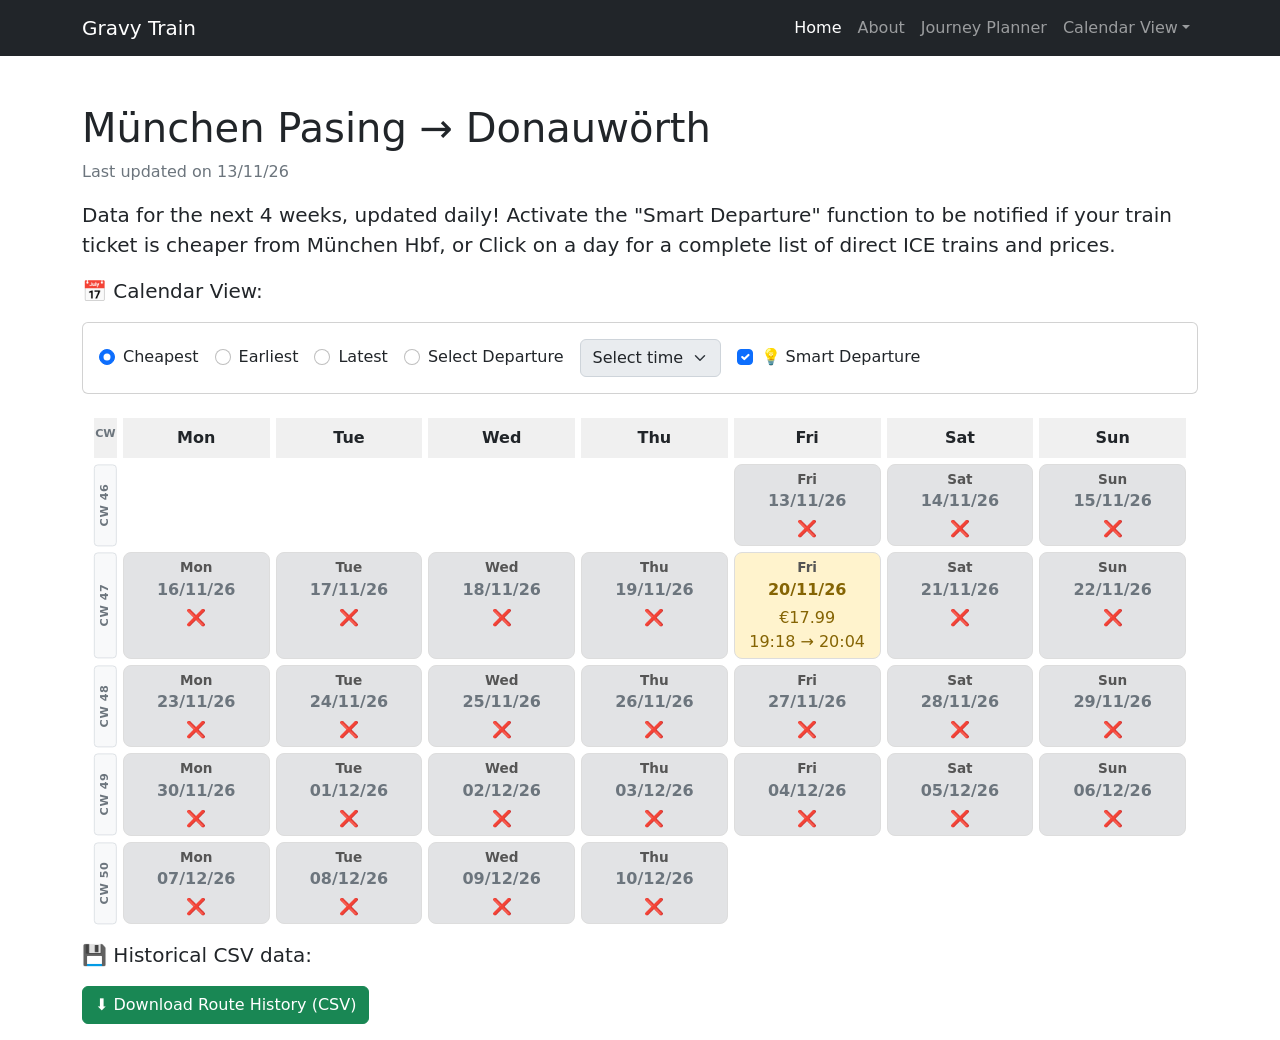
<file: docs/Routes/pasing-don.html>
<!DOCTYPE html>
<html lang="en">

<head>
  <meta http-equiv="content-type" content="text/html; charset=UTF-8">
  <meta charset="utf-8">
  <meta name="viewport" content="width=device-width, initial-scale=1,
      shrink-to-fit=no">
  <meta name="description" content="">
  <meta name="author" content="">
  <title>München Pasing -> Donauwörth</title>
  <!-- Favicon-->
  <link rel="icon" type="image/x-icon" href="../assets/favicon.ico">
  <!-- Core theme CSS (includes Bootstrap)-->
  <link href="../css/styles.css" rel="stylesheet">
  <style>
    /* Override grid to 8 columns: CW label + 7 days */
    .calendar-grid {
      display: grid;
      grid-template-columns: auto repeat(7, 1fr);
      gap: 6px;
    }
    .cw-label {
      display: flex;
      align-items: center;
      justify-content: center;
      font-size: 0.7rem;
      font-weight: 600;
      color: #6c757d;
      writing-mode: vertical-rl;
      text-orientation: mixed;
      transform: rotate(180deg);
      padding: 4px 2px;
      background: #f8f9fa;
      border-radius: 4px;
      border: 1px solid #dee2e6;
      letter-spacing: 0.05em;
    }
    .cw-header {
      font-size: 0.7rem;
      color: #6c757d;
    }
  </style>
</head>

<body>

  <!-- Responsive navbar-->
  <nav class="navbar navbar-expand-lg navbar-dark bg-dark">
    <div class="container"> <a class="navbar-brand" href="../index.html">Gravy
        Train</a> <button class="navbar-toggler" type="button" data-bs-toggle="collapse"
        data-bs-target="#navbarSupportedContent" aria-controls="navbarSupportedContent" aria-expanded="false"
        aria-label="Toggle navigation"><span class="navbar-toggler-icon"></span></button>
      <div class="collapse navbar-collapse" id="navbarSupportedContent">
        <ul class="navbar-nav ms-auto mb-2 mb-lg-0">
          <li class="nav-item"><a class="nav-link active" aria-current="page" href="../index.html">Home</a></li>
          <li class="nav-item"><a class="nav-link" href="../about.html">About <br>
            </a></li>
          <li class="nav-item"><a class="nav-link" href="../planner.html">Journey Planner <br>
            </a></li>
          <li class="nav-item dropdown"> <a class="nav-link
                dropdown-toggle" id="navbarDropdown" href="../index.html" role="button" data-bs-toggle="dropdown"
              aria-expanded="false">Calendar View</a>
            <ul class="dropdown-menu dropdown-menu-end" aria-labelledby="navbarDropdown">
              <li><a class="dropdown-item" href="../Routes/hbf-don.html">München Hbf -> Donauwörth</a></li>
              <li><a class="dropdown-item" href="../Routes/pasing-don.html">München Pasing -> Donauwörth</a></li>
              <li><a class="dropdown-item" href="../Routes/don-hbf.html">Donauwörth -> München Hbf</a></li>
              <li><a class="dropdown-item" href="../Routes/don-pasing.html">Donauwörth -> München Pasing</a></li>
            </ul>
          </li>
        </ul>
      </div>
    </div>
  </nav>


  <div class="container mt-5">

    <h1>München Pasing → Donauwörth</h1>

    <p class="text-muted" id="updatedOn"></p>

    <p class="lead">
      Data for the next 4 weeks, updated daily! Activate the "Smart Departure" function 
      to be notified if your train ticket is cheaper from München Hbf, 
      or Click on a day for a complete list of direct ICE trains and prices.
    </p>

    <p class="lead">
      📅 Calendar View:
    </p>

    <!-- FILTER CONTROLS -->

    <div class="card p-3 mb-4">

      <div class="row g-3 align-items-center">

        <div class="col-auto">
          <div class="form-check">
            <input class="form-check-input filter-option" type="radio" name="mode" value="cheapest" checked>
            <label class="form-check-label">Cheapest</label>
          </div>
        </div>

        <div class="col-auto">
          <div class="form-check">
            <input class="form-check-input filter-option" type="radio" name="mode" value="earliest">
            <label class="form-check-label">Earliest</label>
          </div>
        </div>

        <div class="col-auto">
          <div class="form-check">
            <input class="form-check-input filter-option" type="radio" name="mode" value="latest">
            <label class="form-check-label">Latest</label>
          </div>
        </div>

        <div class="col-auto">
          <div class="form-check">
            <input class="form-check-input filter-option" type="radio" name="mode" value="time">
            <label class="form-check-label">Select Departure</label>
          </div>
        </div>

        <div class="col-auto">
          <select id="departureSelect" class="form-select" disabled>
            <option value="">Select time</option>
          </select>
        </div>

        <div class="col-auto">
          <div class="form-check">
            <input class="form-check-input" type="checkbox" id="smartDeparture" checked>
            <label class="form-check-label" for="smartDeparture">
              💡 Smart Departure
            </label>
          </div>
        </div>

      </div>
    </div>


    <div class="container mt-4">
      <div id="calendar" class="calendar-grid"></div>
    </div>



    <!-- MODAL -->

    <div class="modal fade" id="dayModal" tabindex="-1">
      <div class="modal-dialog modal-lg modal-dialog-centered modal-dialog-scrollable">
        <div class="modal-content">

          <div class="modal-header">
            <h5 class="modal-title" id="modalTitle"></h5>
            <button type="button" class="btn-close" data-bs-dismiss="modal"></button>
          </div>

          <div class="modal-body" id="modalBody"></div>

        </div>
      </div>
    </div>



    <script>

      const JSON_FILE = "../data/pasing_donauwoerth.json";

      const DAYS = ["Mon", "Tue", "Wed", "Thu", "Fri", "Sat", "Sun"];

      let GLOBAL_DATA = null;
      let CURRENT_MODE = "cheapest";
      let SELECTED_TIME = null;

      let ALT_DATA = null;

      fetch("../data/munich_hbf_donauwoerth.json")
        .then(r => r.json())
        .then(data => {
          ALT_DATA = data;

          if (GLOBAL_DATA) {   // 👈 guard
            renderCalendar(GLOBAL_DATA);
          }
        });

      fetch(JSON_FILE)
        .then(r => r.json())
        .then(data => {
          GLOBAL_DATA = data;
          populateDepartureTimes(data);
          setupFilters();
          renderCalendar(data);
        });



      function priceToNumber(p) {

        if (!p) return NaN;

        const clean = p.toString().replace("€", "").trim();

        if (clean === "X" || clean === "N/A" || clean === "NA" || clean === "–") return NaN;

        return parseFloat(clean);

      }



      function getDayName(dateStr) {
        const days = ["Sun", "Mon", "Tue", "Wed", "Thu", "Fri", "Sat"];
        return days[new Date(dateStr).getDay()];
      }

      function getISOWeek(dateStr) {
        const d = new Date(dateStr);
        const day = d.getDay() || 7;
        d.setDate(d.getDate() + 4 - day);
        const yearStart = new Date(d.getFullYear(), 0, 1);
        return Math.ceil((((d - yearStart) / 86400000) + 1) / 7);
      }

      function toMinutes(t) {
        const [h, m] = t.split(":").map(Number);
        return h * 60 + m;
      }

      // Bug fix: some routes' daily journey lists include a train that
      // actually departs just after midnight (00:00–00:59), which belongs
      // to the *next* calendar day rather than the clicked-on day. Strip
      // those out so a day only shows its own departures.
      function isNextDayBleed(dep) {
        if (!dep) return false;
        const hour = parseInt(dep.split(":")[0], 10);
        return hour === 0;
      }

      function getCleanJourneys(info) {
        if (!info || !info.journeys) return [];
        return info.journeys.filter(j => !isNextDayBleed(j.dep));
      }

      function findSameTrain(pasingTrain, hbfJourneys) {
        const pArr = toMinutes(pasingTrain.arr);

        const matches = hbfJourneys.filter(h => {
          const hArr = toMinutes(h.arr);
          return Math.abs(hArr - pArr) <= 1; // 1 min tolerance
        });

        if (matches.length === 0) return null;

        return matches[0];
      }

      function isSmartEnabled() {
        return document.getElementById("smartDeparture")?.checked;
      }


      function populateDepartureTimes(data) {

        const select = document.getElementById("departureSelect");

        const set = new Set();

        Object.values(data.days).forEach(day => {
          getCleanJourneys(day).forEach(j => {
            if (j.dep) set.add(j.dep);
          });
        });

        [...set].sort().forEach(t => {
          const opt = document.createElement("option");
          opt.value = t;
          opt.textContent = t;
          select.appendChild(opt);
        });

      }



      function setupFilters() {

        document.querySelectorAll(".filter-option").forEach(radio => {

          radio.addEventListener("change", function () {

            CURRENT_MODE = this.value;

            const select = document.getElementById("departureSelect");

            if (CURRENT_MODE === "time") {
              select.disabled = false;
            } else {
              select.disabled = true;
              SELECTED_TIME = null;
              select.value = "";
            }

            renderCalendar(GLOBAL_DATA);

          });

        });

        document.getElementById("smartDeparture")
          .addEventListener("change", () => {
            renderCalendar(GLOBAL_DATA);
          });

        document.getElementById("departureSelect")
          .addEventListener("change", function () {

            SELECTED_TIME = this.value;
            renderCalendar(GLOBAL_DATA);

          });

      }



      function renderCalendar(data) {

        if (data.updated_on) {

          const d = new Date(data.updated_on);

          const formatted =
            String(d.getDate()).padStart(2, "0") + "/" +
            String(d.getMonth() + 1).padStart(2, "0") + "/" +
            String(d.getFullYear()).slice(2);

          document.getElementById("updatedOn").innerText =
            `Last updated on ${formatted}`;

        }



        const calendar = document.getElementById("calendar");

        calendar.innerHTML = "";



        // CW header cell
        const cwHeader = document.createElement("div");
        cwHeader.classList.add("calendar-header", "cw-header");
        cwHeader.innerText = "CW";
        calendar.appendChild(cwHeader);

        DAYS.forEach(d => {
          const header = document.createElement("div");
          header.classList.add("calendar-header");
          header.innerText = d;
          calendar.appendChild(header);
        });



        const dates = Object.keys(data.days).sort();

        const firstDate = new Date(dates[0]);

        let startDay = firstDate.getDay();
        startDay = (startDay === 0 ? 7 : startDay);

        // Add CW label for the first (possibly partial) week
        const cwLabel = document.createElement("div");
        cwLabel.classList.add("cw-label");
        cwLabel.innerText = `CW\u00a0${getISOWeek(dates[0])}`;
        calendar.appendChild(cwLabel);

        for (let i = 1; i < startDay; i++) {
          calendar.appendChild(document.createElement("div"));
        }



        dates.forEach((date, idx) => {

          // Insert a CW label at the start of each new week (Mon), skip first date (already handled)
          if (idx > 0) {
            const dayOfWeek = new Date(date).getDay();
            if (dayOfWeek === 1) {
              const cwLabel = document.createElement("div");
              cwLabel.classList.add("cw-label");
              cwLabel.innerText = `CW\u00a0${getISOWeek(date)}`;
              calendar.appendChild(cwLabel);
            }
          }


          const info = data.days[date];

          const div = document.createElement("div");

          div.classList.add("calendar-day");



          let selectedJourney = null;
          let smartHint = null;

          const validJourneys = getCleanJourneys(info).filter(
            j => !isNaN(priceToNumber(j.price))
          );

          if (validJourneys.length > 0) {

            const sorted = [...validJourneys]
              .sort((a, b) => a.dep.localeCompare(b.dep));

            if (CURRENT_MODE === "cheapest") {

              const cheapest = Math.min(...sorted.map(j => priceToNumber(j.price)));

              selectedJourney = sorted
                .filter(j => priceToNumber(j.price) === cheapest)[0];

            }

            else if (CURRENT_MODE === "earliest") {

              selectedJourney = sorted[0];

            }

            else if (CURRENT_MODE === "latest") {

              selectedJourney = sorted[sorted.length - 1];

            }

            else if (CURRENT_MODE === "time" && SELECTED_TIME) {

              selectedJourney = sorted.find(j => j.dep === SELECTED_TIME);

            }

          }

          // ✅ NOW selectedJourney exists
          if (isSmartEnabled() && ALT_DATA && ALT_DATA.days[date] && selectedJourney) {

            const altJourneys = getCleanJourneys(ALT_DATA.days[date])
              .filter(j => !isNaN(priceToNumber(j.price)));

            const match = findSameTrain(selectedJourney, altJourneys);

            if (match) {

              const altPrice = priceToNumber(match.price);
              const currPrice = priceToNumber(selectedJourney.price);

              if (altPrice < currPrice - 2) {
                smartHint = `💡 Same train cheaper from Hbf (€${altPrice.toFixed(2)})`;
              }
            }
          }


          let priceClass = "price-none";

          if (selectedJourney) {

            const p = priceToNumber(selectedJourney.price);

            if (p < 15) priceClass = "price-cheap";
            else if (p < 25) priceClass = "price-mid";
            else priceClass = "price-high";

          }

          div.classList.add(priceClass);



          const d = new Date(date);

          const formattedDate =
            String(d.getDate()).padStart(2, '0') + '/' +
            String(d.getMonth() + 1).padStart(2, '0') + '/' +
            String(d.getFullYear()).slice(2);



          div.innerHTML = `

<div class="day-name">${getDayName(date)}</div>
<div class="day-date">${formattedDate}</div>

${selectedJourney ? `

<div class="day-price">€${priceToNumber(selectedJourney.price).toFixed(2)}</div>
<div class="day-time">${selectedJourney.dep} → ${selectedJourney.arr}</div>

${smartHint ? `<div class="smart-hint">${smartHint}</div>` : ``}

` : `

<div class="day-price">❌</div>

`}

`;



          div.onclick = () => openModal(date, info);

          calendar.appendChild(div);

        });

      }



      function openModal(date, info) {

        const d = new Date(date);

        const formattedDate =
          String(d.getDate()).padStart(2, '0') + '/' +
          String(d.getMonth() + 1).padStart(2, '0') + '/' +
          String(d.getFullYear()).slice(2);

        document.getElementById("modalTitle").innerText = formattedDate;



        const journeys = getCleanJourneys(info);

        if (journeys.length === 0) {

          document.getElementById("modalBody").innerHTML = "<p>No trains found.</p>";

        }

        else {

          document.getElementById("modalBody").innerHTML = `

<table class="table">

<thead>
<tr>
<th>Departure</th>
<th>Arrival</th>
<th>Train</th>
<th>Price</th>
<th>Buy Ticket</th>
</tr>
</thead>

<tbody>

${journeys.map(j => `

<tr>
<td>${j.dep}</td>
<td>${j.arr}</td>
<td>${j.train_type ?? "—"}</td>
<td>${j.price}</td>
<td>${j.query_url ? `<a href="${j.query_url}" target="_blank">View</a>` : "—"}</td>
</tr>

`).join("")}

</tbody>
</table>

`;

        }



        new bootstrap.Modal(document.getElementById("dayModal")).show();

      }

    </script>

    <p>
    </p>
    <p>
    </p>

    <p class="lead">
      💾 Historical CSV data:
    </p>

    <a href="../data/pasing_donauwoerth.csv" class="btn btn-success" download>
      ⬇ Download Route History (CSV)
    </a>

    <p>
    </p>
    <p>
    </p>

    <script src="https://cdn.jsdelivr.net/npm/bootstrap@5.2.3/dist/js/bootstrap.bundle.min.js"></script>

</body>

</html>
</file>
